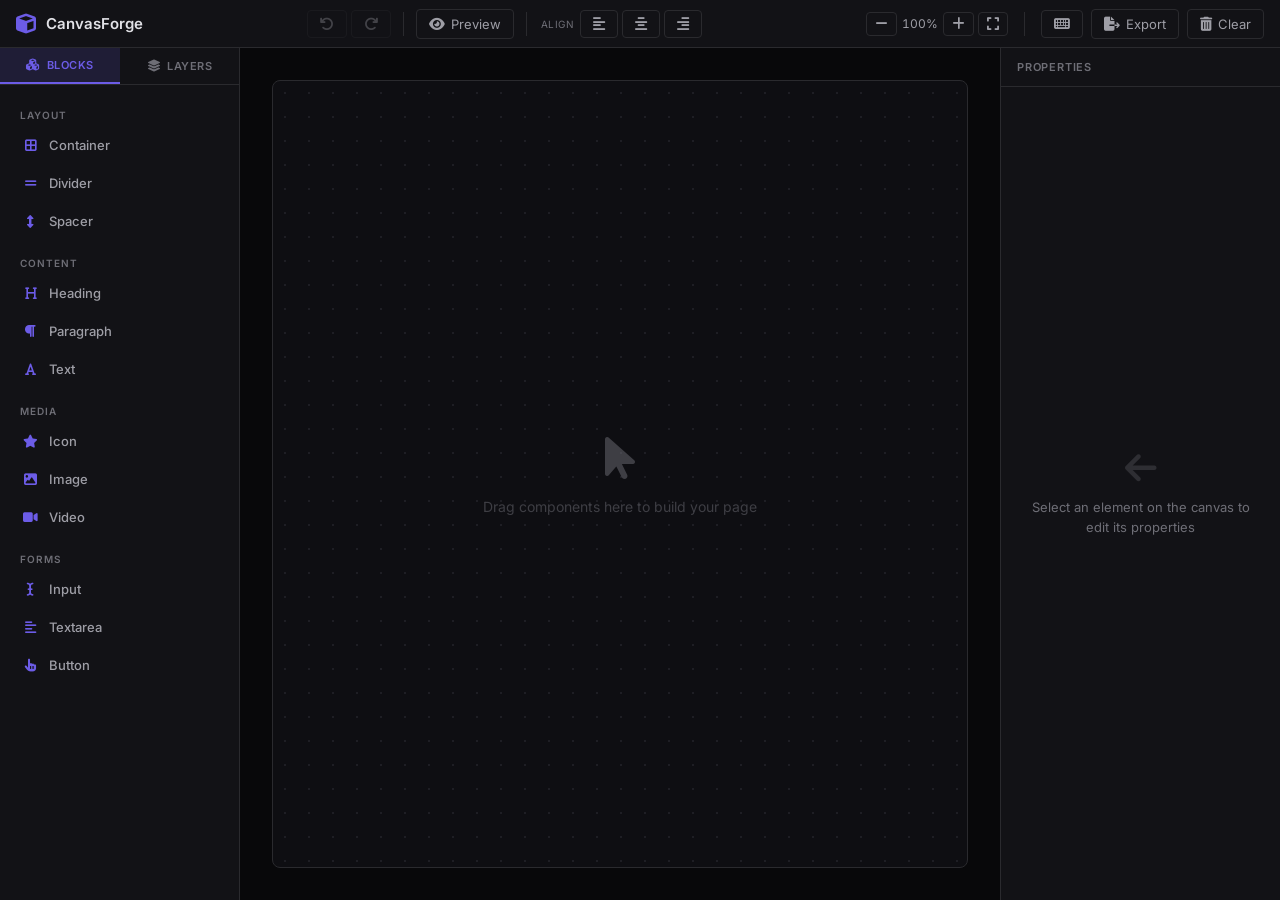
<file: index.html>
<!DOCTYPE html>
<html lang="en">
<head>
  <meta charset="UTF-8" />
  <meta name="viewport" content="width=device-width, initial-scale=1.0" />
  <title>CanvasForge — No-Code Website Builder</title>
  <meta name="description" content="CanvasForge is a professional no-code website builder with drag-and-drop. Build stunning pages visually in real-time." />
  <meta name="theme-color" content="#0a0a0b" />
  <meta property="og:title" content="CanvasForge — No-Code Website Builder" />
  <meta property="og:description" content="Build stunning websites visually with drag-and-drop. No coding required." />
  <meta property="og:type" content="website" />
  <meta name="twitter:card" content="summary_large_image" />
  <meta name="twitter:title" content="CanvasForge — No-Code Website Builder" />
  <meta name="twitter:description" content="Build stunning websites visually with drag-and-drop. No coding required." />
  <link rel="icon" href="data:image/svg+xml,<svg xmlns='http://www.w3.org/2000/svg' viewBox='0 0 100 100'><text y='.9em' font-size='90'>🧊</text></svg>" />
  <link rel="preconnect" href="https://fonts.googleapis.com" />
  <link rel="preconnect" href="https://fonts.gstatic.com" crossorigin />
  <link href="https://fonts.googleapis.com/css2?family=Inter:wght@300;400;500;600;700&display=swap" rel="stylesheet" />
  <link rel="stylesheet" href="https://cdnjs.cloudflare.com/ajax/libs/font-awesome/6.5.1/css/all.min.css" />
  <link rel="stylesheet" href="css/style.css" />
</head>
<body>

  <!-- Top Bar -->
  <header class="topbar">
    <div class="topbar-left" style="display:flex;align-items:center;gap:12px">
      <div class="logo"><i class="fas fa-cube"></i><span>CanvasForge</span></div>
    </div>
    <div class="topbar-center" role="toolbar" aria-label="Editor toolbar">
      <button class="tool-btn" id="undoBtn" aria-label="Undo" title="Undo (Ctrl+Z)"><i class="fas fa-undo"></i></button>
      <button class="tool-btn" id="redoBtn" aria-label="Redo" title="Redo (Ctrl+Shift+Z)"><i class="fas fa-redo"></i></button>
      <div class="divider" role="separator"></div>
      <button class="tool-btn" id="previewBtn" aria-label="Toggle preview" title="Preview (Ctrl+P)"><i class="fas fa-eye"></i><span>Preview</span></button>
      <div class="divider" role="separator"></div>
      <span class="tool-group-label">Align</span>
      <button class="tool-btn" id="alignLeftBtn" aria-label="Align left" title="Align left"><i class="fas fa-align-left"></i></button>
      <button class="tool-btn" id="alignCenterBtn" aria-label="Align center" title="Align center"><i class="fas fa-align-center"></i></button>
      <button class="tool-btn" id="alignRightBtn" aria-label="Align right" title="Align right"><i class="fas fa-align-right"></i></button>
    </div>
    <div class="topbar-right" role="toolbar" aria-label="Utility toolbar">
      <div class="zoom-controls">
        <button class="tool-btn" id="zoomOutBtn" aria-label="Zoom out" title="Zoom out (Ctrl+-)"><i class="fas fa-minus"></i></button>
        <span class="zoom-level" id="zoomLevel" aria-live="polite">100%</span>
        <button class="tool-btn" id="zoomInBtn" aria-label="Zoom in" title="Zoom in (Ctrl+=)"><i class="fas fa-plus"></i></button>
        <button class="tool-btn" id="zoomResetBtn" aria-label="Reset zoom" title="Reset zoom (Ctrl+0)"><i class="fas fa-expand"></i></button>
      </div>
      <div class="divider" role="separator"></div>
      <button class="tool-btn" id="shortcutsBtn" aria-label="Keyboard shortcuts" title="Keyboard shortcuts (Ctrl+/)"><i class="fas fa-keyboard"></i></button>
      <button class="tool-btn" id="exportBtn" aria-label="Export HTML" title="Export HTML"><i class="fas fa-file-export"></i><span>Export</span></button>
      <button class="tool-btn" id="clearBtn" aria-label="Clear canvas" title="Clear Canvas"><i class="fas fa-trash-alt"></i><span>Clear</span></button>
    </div>
  </header>

  <!-- Main Layout -->
  <div class="main-layout">

    <!-- Left Sidebar — Components / Layers -->
    <aside class="sidebar left-sidebar" id="componentsPanel">
      <div class="sidebar-tabs">
        <button class="sidebar-tab active" data-tab="components"><i class="fas fa-cubes"></i><span>Blocks</span></button>
        <button class="sidebar-tab" data-tab="layers"><i class="fas fa-layer-group"></i><span>Layers</span></button>
      </div>
      <div class="tab-content active" id="tabComponents">
        <div class="sidebar-content">
          <div class="component-category">Layout</div>
          <div class="component-item" draggable="true" data-type="container"><i class="fas fa-border-all"></i><span>Container</span></div>
          <div class="component-item" draggable="true" data-type="divider"><i class="fas fa-grip-lines"></i><span>Divider</span></div>
          <div class="component-item" draggable="true" data-type="spacer"><i class="fas fa-arrows-alt-v"></i><span>Spacer</span></div>
          <div class="component-category">Content</div>
          <div class="component-item" draggable="true" data-type="heading"><i class="fas fa-heading"></i><span>Heading</span></div>
          <div class="component-item" draggable="true" data-type="paragraph"><i class="fas fa-paragraph"></i><span>Paragraph</span></div>
          <div class="component-item" draggable="true" data-type="text"><i class="fas fa-font"></i><span>Text</span></div>
          <div class="component-category">Media</div>
          <div class="component-item" draggable="true" data-type="icon"><i class="fas fa-star"></i><span>Icon</span></div>
          <div class="component-item" draggable="true" data-type="image"><i class="fas fa-image"></i><span>Image</span></div>
          <div class="component-item" draggable="true" data-type="video"><i class="fas fa-video"></i><span>Video</span></div>
          <div class="component-category">Forms</div>
          <div class="component-item" draggable="true" data-type="input"><i class="fas fa-i-cursor"></i><span>Input</span></div>
          <div class="component-item" draggable="true" data-type="textarea"><i class="fas fa-align-left"></i><span>Textarea</span></div>
          <div class="component-item" draggable="true" data-type="button"><i class="fas fa-hand-pointer"></i><span>Button</span></div>
        </div>
      </div>
      <div class="tab-content" id="tabLayers">
        <div class="sidebar-content" id="layersContent">
          <div class="layers-empty">No elements yet</div>
        </div>
      </div>
    </aside>

    <!-- Center — Canvas -->
    <main class="canvas-container" id="canvasContainer">
      <div class="canvas-wrapper">
        <div class="canvas" id="canvas">
          <div class="canvas-placeholder" id="canvasPlaceholder">
            <i class="fas fa-mouse-pointer"></i>
            <p>Drag components here to build your page</p>
          </div>
        </div>
      </div>
    </main>

    <!-- Right Sidebar — Properties -->
    <aside class="sidebar right-sidebar" id="propertiesPanel">
      <div class="sidebar-header"><h3>Properties</h3></div>
      <div class="sidebar-content" id="propertiesContent">
        <div class="no-selection">
          <i class="fas fa-arrow-left"></i>
          <p>Select an element on the canvas to edit its properties</p>
        </div>
      </div>
    </aside>

  </div>

  <!-- Preview Overlay -->
  <div class="preview-overlay" id="previewOverlay">
    <div class="preview-toolbar">
      <div class="device-switcher">
        <button class="device-btn active" data-device="desktop" title="Desktop"><i class="fas fa-desktop"></i></button>
        <button class="device-btn" data-device="tablet" title="Tablet"><i class="fas fa-tablet-alt"></i></button>
        <button class="device-btn" data-device="mobile" title="Mobile"><i class="fas fa-mobile-alt"></i></button>
      </div>
      <button class="tool-btn" id="exitPreviewBtn"><i class="fas fa-times"></i><span>Exit Preview</span></button>
    </div>
    <div class="preview-frame" id="previewFrame">
      <div class="canvas preview-desktop" id="previewCanvas"></div>
    </div>
  </div>

  <!-- Context Menu -->
  <div class="ctx-menu" id="ctxMenu" role="menu" aria-label="Element context menu" hidden>
    <button class="ctx-item" data-action="bringFront"><i class="fas fa-arrow-up"></i> Bring to Front</button>
    <button class="ctx-item" data-action="sendBack"><i class="fas fa-arrow-down"></i> Send to Back</button>
    <div class="ctx-divider" role="separator"></div>
    <button class="ctx-item" data-action="duplicate"><i class="fas fa-copy"></i> Duplicate</button>
    <button class="ctx-item" data-action="copy"><i class="fas fa-copy"></i> Copy</button>
    <div class="ctx-divider" role="separator"></div>
    <button class="ctx-item danger" data-action="delete"><i class="fas fa-trash"></i> Delete</button>
  </div>

  <!-- Shortcuts Modal -->
  <div class="modal-overlay" id="shortcutsModal" role="dialog" aria-modal="true" aria-label="Keyboard shortcuts" hidden>
    <div class="modal-box" style="max-width:480px">
      <div class="modal-header"><h3><i class="fas fa-keyboard" style="color:var(--accent);margin-right:8px"></i>Keyboard Shortcuts</h3><button class="tool-btn" id="closeShortcutsBtn" aria-label="Close"><i class="fas fa-times"></i></button></div>
      <div class="modal-body shortcuts-body">
        <div class="shortcut-group"><div class="shortcut-key"><kbd>Ctrl</kbd> + <kbd>Z</kbd></div><span>Undo</span></div>
        <div class="shortcut-group"><div class="shortcut-key"><kbd>Ctrl</kbd> + <kbd>Shift</kbd> + <kbd>Z</kbd></div><span>Redo</span></div>
        <div class="shortcut-group"><div class="shortcut-key"><kbd>Ctrl</kbd> + <kbd>C</kbd></div><span>Copy element</span></div>
        <div class="shortcut-group"><div class="shortcut-key"><kbd>Ctrl</kbd> + <kbd>V</kbd></div><span>Paste element</span></div>
        <div class="shortcut-group"><div class="shortcut-key"><kbd>Ctrl</kbd> + <kbd>D</kbd></div><span>Duplicate element</span></div>
        <div class="shortcut-group"><div class="shortcut-key"><kbd>Delete</kbd></div><span>Delete element</span></div>
        <div class="shortcut-group"><div class="shortcut-key"><kbd>Ctrl</kbd> + <kbd>P</kbd></div><span>Toggle preview</span></div>
        <div class="shortcut-group"><div class="shortcut-key"><kbd>Ctrl</kbd> + <kbd>=</kbd></div><span>Zoom in</span></div>
        <div class="shortcut-group"><div class="shortcut-key"><kbd>Ctrl</kbd> + <kbd>-</kbd></div><span>Zoom out</span></div>
        <div class="shortcut-group"><div class="shortcut-key"><kbd>Ctrl</kbd> + <kbd>0</kbd></div><span>Reset zoom</span></div>
        <div class="shortcut-group"><div class="shortcut-key"><kbd>?</kbd></div><span>Show shortcuts</span></div>
        <div class="shortcut-group"><div class="shortcut-key"><kbd>Escape</kbd></div><span>Deselect / Exit preview</span></div>
      </div>
    </div>
  </div>

  <script src="js/state.js"></script>
  <script src="js/app.js"></script>
  <script src="js/drag-drop.js"></script>
  <script src="js/properties.js"></script>
</body>
</html>
</file>
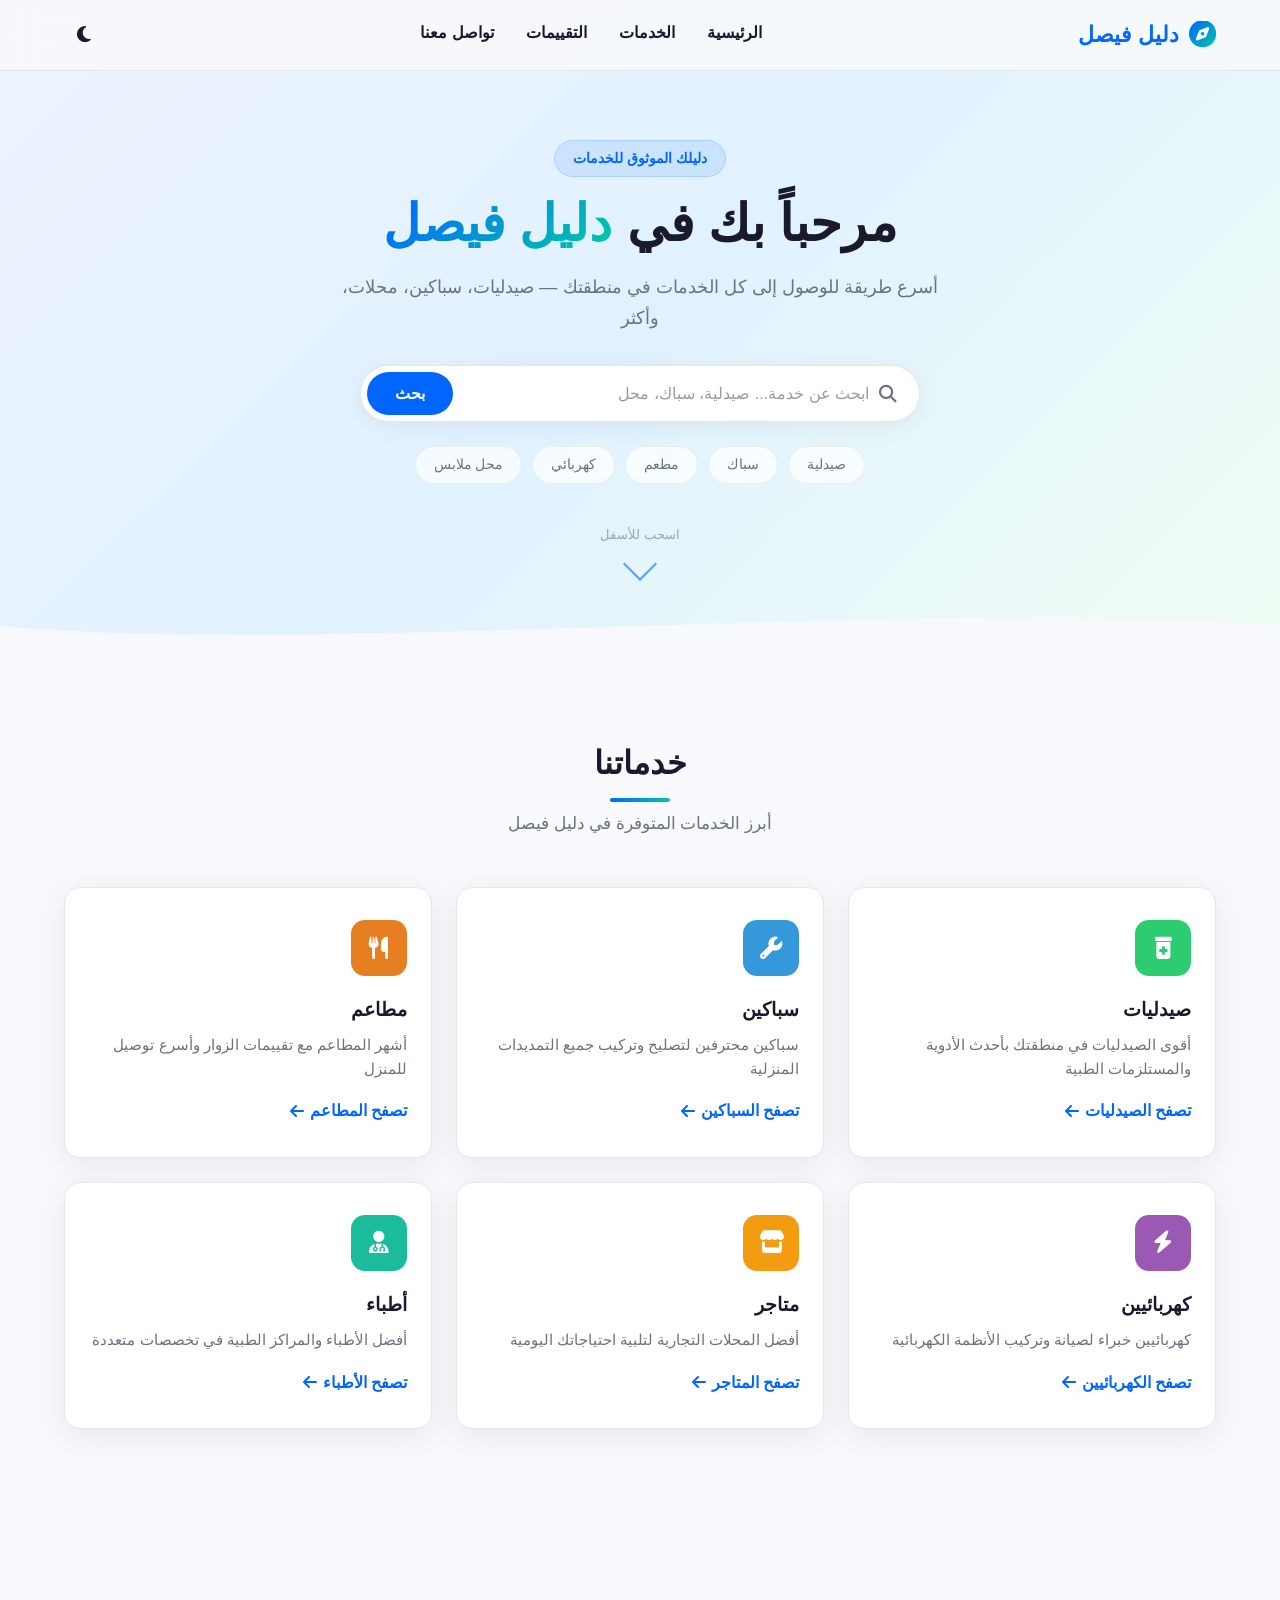
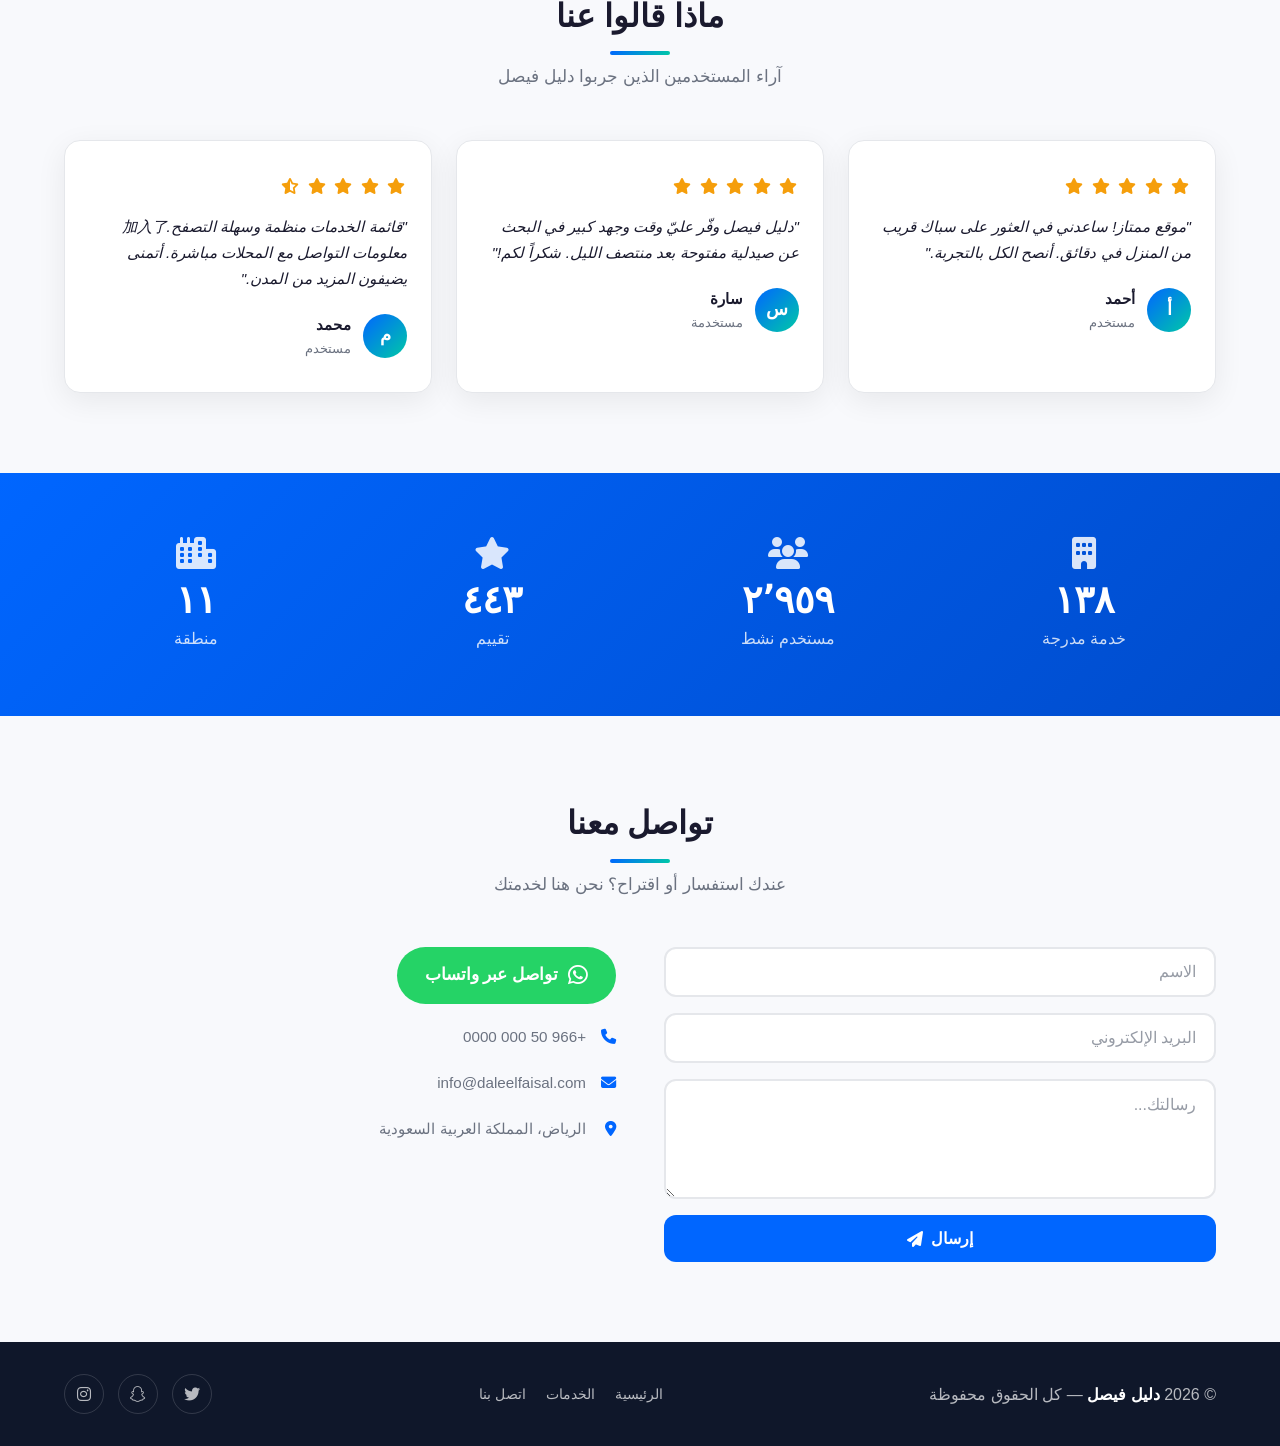
<file: daleel-faisal/standalone.html>
<!DOCTYPE html>
<html lang="ar" dir="rtl">
<head>
  <meta charset="UTF-8">
  <meta name="viewport" content="width=device-width, initial-scale=1.0">

  <!-- SEO -->
  <title>دليل فيصل - دليلك الشامل للخدمات في منطقتك</title>
  <meta name="description" content="دليل فيصل: أسرع طريقة للوصول إلى جميع الخدمات في منطقتك — صيدليات، سباكين، مطاعم، كهربائيين، متاجر، أطباء.">
  <meta name="keywords" content="دليل فيصل, خدمات, صيدلية, سباك, مطعم, كهربائي, متجر, طبيب, دليل الخدمات">
  <meta name="author" content="دليل فيصل">
  <meta name="robots" content="index, follow">
  <meta name="format-detection" content="telephone=no">

  <!-- Open Graph -->
  <meta property="og:title" content="دليل فيصل - دليلك الشامل للخدمات">
  <meta property="og:description" content="أسرع طريقة للوصول إلى كل الخدمات في منطقتك — صيدليات، سباكين، محلات، وأكثر">
  <meta property="og:type" content="website">
  <meta property="og:url" content="https://daleelfaisal.com">
  <meta property="og:locale" content="ar_SA">
  <meta property="og:image" content="https://daleelfaisal.com/og-image.png">
  <meta property="og:image:width" content="1200">
  <meta property="og:image:height" content="630">

  <!-- Twitter -->
  <meta name="twitter:card" content="summary_large_image">
  <meta name="twitter:title" content="دليل فيصل - دليلك الشامل للخدمات">
  <meta name="twitter:description" content="أسرع طريقة للوصول إلى كل الخدمات في منطقتك">

  <!-- PWA / Mobile -->
  <meta name="theme-color" content="#0066ff" media="(prefers-color-scheme: light)">
  <meta name="theme-color" content="#0f111a" media="(prefers-color-scheme: dark)">
  <meta name="apple-mobile-web-app-capable" content="yes">
  <meta name="apple-mobile-web-app-status-bar-style" content="default">
  <link rel="manifest" href="manifest.json">
  <link rel="icon" href="data:image/svg+xml,<svg xmlns='http://www.w3.org/2000/svg' viewBox='0 0 100 100'><text y='.9em' font-size='90'>🧭</text></svg>">
  <link rel="apple-touch-icon" href="data:image/svg+xml,<svg xmlns='http://www.w3.org/2000/svg' viewBox='0 0 100 100'><text y='.9em' font-size='90'>🧭</text></svg>">

  <!-- Preconnect for performance -->
  <link rel="preconnect" href="https://cdnjs.cloudflare.com">
  <link rel="dns-prefetch" href="https://cdnjs.cloudflare.com">

  <!-- Font Awesome -->
  <link rel="stylesheet" href="https://cdnjs.cloudflare.com/ajax/libs/font-awesome/6.5.0/css/all.min.css" media="print" onload="this.media='all'">
  <noscript><link rel="stylesheet" href="https://cdnjs.cloudflare.com/ajax/libs/font-awesome/6.5.0/css/all.min.css"></noscript>

  <style>
    /* ===== Reset & Base ===== */
    *,
    *::before,
    *::after {
      margin: 0;
      padding: 0;
      box-sizing: border-box;
    }

    :root {
      /* Light theme */
      --primary: #0066ff;
      --primary-dark: #004ccc;
      --primary-rgb: 0, 102, 255;
      --accent: #00c9a7;
      --bg: #f8f9fc;
      --bg-rgb: 248, 249, 252;
      --card-bg: #ffffff;
      --text: #1a1a2e;
      --text-light: #6b7280;
      --border: #e5e7eb;
      --footer-bg: #0f172a;
      --footer-text: rgba(255, 255, 255, 0.7);
      --hero-from: #eef2ff;
      --hero-mid: #e0f2fe;
      --hero-to: #f0fdf4;
      --overlay: rgba(255, 255, 255, 0.98);
      --error: #ef4444;
      --error-rgb: 239, 68, 68;
      --success: #25d366;
      --success-rgb: 37, 211, 102;
      --whatsapp: #25d366;
      --whatsapp-hover: #1ebe5d;
      --shadow: 0 8px 30px rgba(0, 0, 0, 0.07);
      --shadow-hover: 0 16px 48px rgba(0, 102, 255, 0.12);
      --radius: 16px;
      --radius-sm: 12px;
      --radius-full: 60px;
      --transition: 0.3s cubic-bezier(0.4, 0, 0.2, 1);
      --font: -apple-system, BlinkMacSystemFont, 'Segoe UI', Roboto, sans-serif;
      --scrollbar-thumb: #c1c7cd;
      --scrollbar-track: transparent;
    }

    [data-theme="dark"] {
      --primary: #4d8cff;
      --primary-dark: #3a7bef;
      --accent: #00e6bf;
      --bg: #0f111a;
      --card-bg: #1a1d2e;
      --text: #e8e8f0;
      --text-light: #9ca3af;
      --border: #2d3142;
      --footer-bg: #06070a;
      --footer-text: rgba(255, 255, 255, 0.5);
      --hero-from: #0f111a;
      --hero-mid: #141828;
      --hero-to: #0a1a10;
      --overlay: rgba(15, 17, 26, 0.98);
      --shadow: 0 8px 30px rgba(0, 0, 0, 0.3);
      --shadow-hover: 0 16px 48px rgba(77, 140, 255, 0.15);
      --scrollbar-thumb: #3d4152;
    }

    html {
      scroll-behavior: smooth;
    }

    body {
      font-family: var(--font);
      background: var(--bg);
      color: var(--text);
      line-height: 1.7;
      overflow-x: hidden;
      transition: background var(--transition), color var(--transition);
    }

    a { text-decoration: none; color: inherit; }
    img { max-width: 100%; height: auto; }
    ul, ol { list-style: none; }

    /* ===== Custom Scrollbar ===== */
    ::-webkit-scrollbar { width: 8px; }
    ::-webkit-scrollbar-track { background: var(--scrollbar-track); }
    ::-webkit-scrollbar-thumb {
      background: var(--scrollbar-thumb);
      border-radius: 8px;
    }
    ::-webkit-scrollbar-thumb:hover { background: var(--text-light); }

    /* ===== Utilities ===== */
    .container {
      width: 90%;
      max-width: 1200px;
      margin: 0 auto;
    }

    .visually-hidden {
      position: absolute;
      width: 1px; height: 1px;
      padding: 0; margin: -1px;
      overflow: hidden;
      clip: rect(0, 0, 0, 0);
      white-space: nowrap;
      border: 0;
    }

    /* ===== Skip Link ===== */
    .skip-link {
      position: fixed;
      top: -100%;
      right: 16px;
      z-index: 9999;
      background: var(--primary);
      color: #fff;
      padding: 12px 24px;
      border-radius: 0 0 var(--radius-sm) var(--radius-sm);
      font-weight: 700;
      transition: top 0.2s;
    }

    .skip-link:focus { top: 0; }

    /* ===== Focus ===== */
    :focus-visible {
      outline: 3px solid var(--primary);
      outline-offset: 2px;
      border-radius: 4px;
    }

    ::selection {
      background: var(--primary);
      color: #fff;
    }

    /* ===== Section Header ===== */
    .section-header {
      text-align: center;
      margin-bottom: 48px;
    }

    .section-header__title {
      font-size: 2rem;
      font-weight: 800;
      position: relative;
      display: inline-block;
    }

    .section-header__title::after {
      content: '';
      display: block;
      width: 60px;
      height: 4px;
      background: linear-gradient(135deg, var(--primary), var(--accent));
      border-radius: 4px;
      margin: 8px auto 0;
    }

    .section-header__desc {
      color: var(--text-light);
      margin-top: 8px;
      font-size: 1.05rem;
    }

    /* ===== Scroll Reveal ===== */
    .reveal {
      opacity: 0;
      transform: translateY(30px);
      transition: opacity 0.6s ease, transform 0.6s ease;
    }

    .reveal.visible {
      opacity: 1;
      transform: translateY(0);
    }

    .reveal:nth-child(2) { transition-delay: 0.1s; }
    .reveal:nth-child(3) { transition-delay: 0.2s; }
    .reveal:nth-child(4) { transition-delay: 0.3s; }
    .reveal:nth-child(5) { transition-delay: 0.4s; }
    .reveal:nth-child(6) { transition-delay: 0.5s; }

    /* ===== Header ===== */
    .header {
      position: fixed;
      top: 0; left: 0; right: 0;
      z-index: 1000;
      background: rgba(var(--bg-rgb), 0.85);
      border-bottom: 1px solid var(--border);
      transition: background var(--transition), box-shadow var(--transition), border-color var(--transition);
      backdrop-filter: blur(16px);
      -webkit-backdrop-filter: blur(16px);
    }

    .header.scrolled {
      box-shadow: 0 4px 20px rgba(0, 0, 0, 0.06);
    }

    .header__inner {
      display: flex;
      align-items: center;
      justify-content: space-between;
      height: 70px;
    }

    .header__actions {
      display: flex;
      align-items: center;
      gap: 8px;
    }

    /* Theme Toggle */
    .theme-toggle {
      display: flex;
      align-items: center;
      justify-content: center;
      width: 40px;
      height: 40px;
      border: none;
      border-radius: 50%;
      background: transparent;
      color: var(--text);
      font-size: 1.15rem;
      cursor: pointer;
      transition: background var(--transition), color var(--transition);
      -webkit-tap-highlight-color: transparent;
    }

    .theme-toggle:hover {
      background: rgba(var(--primary-rgb), 0.1);
      color: var(--primary);
    }

    /* Logo */
    .logo {
      display: flex;
      align-items: center;
      gap: 10px;
      font-size: 1.35rem;
      font-weight: 800;
      color: var(--primary);
    }

    .logo__icon {
      font-size: 1.7rem;
      background: linear-gradient(135deg, var(--primary), var(--accent));
      -webkit-background-clip: text;
      background-clip: text;
      -webkit-text-fill-color: transparent;
    }

    /* Nav */
    .nav {
      display: flex;
      gap: 32px;
    }

    .nav__link {
      font-weight: 600;
      color: var(--text);
      position: relative;
      padding-bottom: 4px;
      transition: color var(--transition);
    }

    .nav__link::after {
      content: '';
      position: absolute;
      bottom: 0;
      left: 0;
      width: 0;
      height: 2px;
      background: var(--primary);
      transition: width var(--transition);
    }

    .nav__link:hover { color: var(--primary); }
    .nav__link:hover::after { width: 100%; }
    .nav__link.active { color: var(--primary); }
    .nav__link.active::after { width: 100%; }

    /* Hamburger */
    .hamburger {
      display: none;
      flex-direction: column;
      justify-content: center;
      gap: 5px;
      width: 32px;
      height: 32px;
      background: none;
      border: none;
      cursor: pointer;
      z-index: 1001;
      -webkit-tap-highlight-color: transparent;
    }

    .hamburger__line {
      display: block;
      width: 100%;
      height: 3px;
      background: var(--text);
      border-radius: 4px;
      transition: transform var(--transition), opacity var(--transition), background var(--transition);
    }

    .hamburger.active .hamburger__line:nth-child(1) { transform: translateY(8px) rotate(45deg); }
    .hamburger.active .hamburger__line:nth-child(2) { opacity: 0; }
    .hamburger.active .hamburger__line:nth-child(3) { transform: translateY(-8px) rotate(-45deg); }

    /* ===== Hero ===== */
    .hero {
      position: relative;
      padding: 140px 0 80px;
      background: linear-gradient(135deg, var(--hero-from) 0%, var(--hero-mid) 50%, var(--hero-to) 100%);
      overflow: hidden;
      transition: background var(--transition);
    }

    .hero__inner {
      position: relative;
      z-index: 2;
      text-align: center;
    }

    .hero__badge {
      display: inline-block;
      padding: 6px 18px;
      border-radius: 40px;
      background: rgba(var(--primary-rgb), 0.1);
      color: var(--primary);
      font-size: 0.85rem;
      font-weight: 600;
      margin-bottom: 16px;
      border: 1px solid rgba(var(--primary-rgb), 0.15);
    }

    .hero__title {
      font-size: clamp(2rem, 5vw, 3.2rem);
      font-weight: 900;
      line-height: 1.2;
    }

    .hero__title span {
      background: linear-gradient(135deg, var(--primary), var(--accent));
      -webkit-background-clip: text;
      background-clip: text;
      -webkit-text-fill-color: transparent;
    }

    .hero__subtitle {
      font-size: clamp(1rem, 2vw, 1.15rem);
      color: var(--text-light);
      max-width: 600px;
      margin: 16px auto 32px;
    }

    /* Search Form */
    .search-form {
      display: flex;
      gap: 12px;
      max-width: 560px;
      margin: 0 auto;
      background: var(--card-bg);
      padding: 6px;
      border-radius: var(--radius-full);
      box-shadow: 0 4px 24px rgba(0, 0, 0, 0.06);
      border: 1px solid var(--border);
      transition: background var(--transition), border-color var(--transition), box-shadow var(--transition);
    }

    .search-form:focus-within {
      box-shadow: 0 0 0 3px rgba(var(--primary-rgb), 0.15), 0 4px 24px rgba(0, 0, 0, 0.06);
      border-color: var(--primary);
    }

    .search-form__wrapper {
      flex: 1;
      display: flex;
      align-items: center;
      gap: 10px;
      padding: 0 16px;
    }

    .search-form__icon {
      color: var(--text-light);
      font-size: 1.1rem;
      flex-shrink: 0;
    }

    .search-form__input {
      flex: 1;
      border: none;
      outline: none;
      background: transparent;
      font-size: 1rem;
      padding: 12px 0;
      font-family: inherit;
      color: var(--text);
    }

    .search-form__input::placeholder {
      color: var(--text-light);
      opacity: 0.7;
    }

    .search-form__btn {
      background: var(--primary);
      color: #fff;
      border: none;
      padding: 12px 28px;
      border-radius: 40px;
      font-weight: 700;
      font-size: 1rem;
      cursor: pointer;
      transition: background var(--transition), transform var(--transition);
      white-space: nowrap;
      font-family: inherit;
      -webkit-tap-highlight-color: transparent;
    }

    .search-form__btn:hover { background: var(--primary-dark); transform: scale(1.02); }
    .search-form__btn:active { transform: scale(0.98); }

    /* Hero Tags */
    .hero__tags {
      display: flex;
      flex-wrap: wrap;
      justify-content: center;
      gap: 10px;
      margin-top: 24px;
    }

    .hero__tag {
      padding: 6px 18px;
      border-radius: 40px;
      background: rgba(255, 255, 255, 0.7);
      border: 1px solid rgba(0, 0, 0, 0.06);
      font-size: 0.88rem;
      font-weight: 500;
      cursor: pointer;
      transition: background var(--transition), color var(--transition), border-color var(--transition), transform var(--transition);
      color: var(--text-light);
      user-select: none;
      -webkit-tap-highlight-color: transparent;
    }

    [data-theme="dark"] .hero__tag {
      background: rgba(255, 255, 255, 0.05);
      border-color: rgba(255, 255, 255, 0.08);
    }

    .hero__tag:hover {
      background: var(--primary);
      color: #fff;
      border-color: var(--primary);
      transform: translateY(-2px);
    }

    .hero__tag:active {
      transform: translateY(0) scale(0.96);
    }

    /* Scroll Indicator */
    .scroll-indicator {
      display: inline-flex;
      flex-direction: column;
      align-items: center;
      gap: 6px;
      margin-top: 40px;
      color: var(--text-light);
      text-decoration: none;
      animation: float 2.5s ease-in-out infinite;
    }

    .scroll-indicator__text {
      font-size: 0.8rem;
      font-weight: 500;
      opacity: 0.6;
    }

    .scroll-indicator__arrow {
      display: block;
      width: 24px;
      height: 24px;
      border-left: 2px solid var(--primary);
      border-bottom: 2px solid var(--primary);
      transform: rotate(-45deg);
      opacity: 0.6;
    }

    @keyframes float {
      0%, 100% { transform: translateY(0); }
      50% { transform: translateY(8px); }
    }

    /* Hero Wave */
    .hero__wave {
      position: absolute;
      bottom: 0; left: 0;
      width: 100%;
      line-height: 0;
    }

    .hero__wave svg {
      display: block;
      width: 100%;
      height: 60px;
    }

    .hero__wave path { transition: fill var(--transition); }

    /* ===== Services ===== */
    .services { padding: 80px 0; }

    .services__grid {
      display: grid;
      grid-template-columns: repeat(auto-fit, minmax(280px, 1fr));
      gap: 24px;
    }

    .service-card {
      background: var(--card-bg);
      border-radius: var(--radius);
      padding: 32px 24px;
      box-shadow: var(--shadow);
      transition: transform var(--transition), box-shadow var(--transition), background var(--transition);
      border: 1px solid var(--border);
    }

    .service-card:hover {
      transform: translateY(-6px);
      box-shadow: var(--shadow-hover);
    }

    .service-card__icon {
      width: 56px;
      height: 56px;
      border-radius: 14px;
      display: flex;
      align-items: center;
      justify-content: center;
      font-size: 1.4rem;
      color: #fff;
      background: var(--clr, var(--primary));
      margin-bottom: 18px;
    }

    .service-card__title {
      font-size: 1.2rem;
      font-weight: 700;
      margin-bottom: 8px;
    }

    .service-card__desc {
      color: var(--text-light);
      font-size: 0.92rem;
      line-height: 1.6;
      margin-bottom: 16px;
    }

    .service-card__link {
      font-weight: 600;
      color: var(--primary);
      display: inline-flex;
      align-items: center;
      gap: 6px;
      transition: gap var(--transition), color var(--transition);
    }

    .service-card__link:hover { gap: 10px; color: var(--primary-dark); }

    /* No Results */
    .no-results {
      display: none;
      flex-direction: column;
      align-items: center;
      gap: 12px;
      padding: 60px 20px;
      text-align: center;
      color: var(--text-light);
    }

    .no-results.show { display: flex; }
    .no-results i { font-size: 3rem; opacity: 0.4; }
    .no-results p { font-size: 1.1rem; }
    .no-results span { font-weight: 700; color: var(--text); }

    /* ===== Testimonials ===== */
    .testimonials {
      padding: 80px 0;
      background: var(--bg);
      transition: background var(--transition);
    }

    .testimonials__grid {
      display: grid;
      grid-template-columns: repeat(auto-fit, minmax(300px, 1fr));
      gap: 24px;
    }

    .testimonial-card {
      background: var(--card-bg);
      border-radius: var(--radius);
      padding: 32px 24px;
      box-shadow: var(--shadow);
      border: 1px solid var(--border);
      transition: transform var(--transition), box-shadow var(--transition), background var(--transition);
    }

    .testimonial-card:hover {
      transform: translateY(-4px);
      box-shadow: var(--shadow-hover);
    }

    .testimonial-card__stars {
      color: #f59e0b;
      font-size: 1rem;
      margin-bottom: 14px;
      letter-spacing: 2px;
    }

    .testimonial-card__text {
      color: var(--text);
      font-size: 0.95rem;
      line-height: 1.7;
      margin-bottom: 20px;
      font-style: italic;
    }

    .testimonial-card__author {
      display: flex;
      align-items: center;
      gap: 12px;
    }

    .testimonial-card__avatar {
      width: 44px;
      height: 44px;
      border-radius: 50%;
      background: linear-gradient(135deg, var(--primary), var(--accent));
      color: #fff;
      display: flex;
      align-items: center;
      justify-content: center;
      font-weight: 800;
      font-size: 1.1rem;
      flex-shrink: 0;
    }

    .testimonial-card__name {
      display: block;
      font-weight: 700;
      font-size: 0.95rem;
    }

    .testimonial-card__role {
      display: block;
      font-size: 0.82rem;
      color: var(--text-light);
    }

    /* ===== Stats ===== */
    .stats {
      background: linear-gradient(135deg, var(--primary), var(--primary-dark));
      padding: 64px 0;
      color: #fff;
    }

    .stats__grid {
      display: grid;
      grid-template-columns: repeat(auto-fit, minmax(180px, 1fr));
      gap: 32px;
      text-align: center;
    }

    .stat-card__icon { font-size: 2rem; opacity: 0.85; margin-bottom: 12px; }
    .stat-card__num { display: block; font-size: 2.4rem; font-weight: 900; line-height: 1; }
    .stat-card__label { display: block; margin-top: 6px; opacity: 0.8; font-size: 1rem; }

    /* ===== Contact ===== */
    .contact { padding: 80px 0; }

    .contact__content {
      display: grid;
      grid-template-columns: 1fr 1fr;
      gap: 48px;
      align-items: start;
    }

    .contact__form {
      display: flex;
      flex-direction: column;
      gap: 16px;
    }

    .contact__input {
      padding: 14px 18px;
      border: 2px solid var(--border);
      border-radius: var(--radius-sm);
      font-size: 1rem;
      background: var(--card-bg);
      color: var(--text);
      transition: border-color var(--transition), box-shadow var(--transition), background var(--transition);
      font-family: inherit;
      outline: none;
      accent-color: var(--primary);
    }

    .contact__input:focus {
      border-color: var(--primary);
      box-shadow: 0 0 0 4px rgba(var(--primary-rgb), 0.1);
    }

    .contact__input::placeholder {
      color: var(--text-light);
      opacity: 0.7;
    }

    .contact__input.error {
      border-color: var(--error);
    }

    .contact__input.error:focus {
      box-shadow: 0 0 0 4px rgba(var(--error-rgb), 0.1);
    }

    .contact__textarea {
      resize: vertical;
      min-height: 120px;
    }

    .contact__btn {
      padding: 14px 32px;
      background: var(--primary);
      color: #fff;
      border: none;
      border-radius: var(--radius-sm);
      font-size: 1rem;
      font-weight: 700;
      cursor: pointer;
      transition: background var(--transition), transform var(--transition), box-shadow var(--transition);
      display: inline-flex;
      align-items: center;
      justify-content: center;
      gap: 8px;
      font-family: inherit;
      -webkit-tap-highlight-color: transparent;
    }

    .contact__btn:hover {
      background: var(--primary-dark);
      transform: translateY(-2px);
      box-shadow: 0 8px 24px rgba(var(--primary-rgb), 0.25);
    }

    .contact__btn:active { transform: translateY(0); }
    .contact__btn:disabled { opacity: 0.6; cursor: not-allowed; }

    .contact__info {
      display: flex;
      flex-direction: column;
      gap: 20px;
    }

    .whatsapp-btn {
      display: inline-flex;
      align-items: center;
      gap: 10px;
      background: var(--whatsapp);
      color: #fff;
      padding: 14px 28px;
      border-radius: 40px;
      font-weight: 700;
      font-size: 1.05rem;
      transition: background var(--transition), transform var(--transition), box-shadow var(--transition);
      width: fit-content;
      -webkit-tap-highlight-color: transparent;
    }

    .whatsapp-btn i { font-size: 1.4rem; }

    .whatsapp-btn:hover {
      background: var(--whatsapp-hover);
      transform: scale(1.03);
      box-shadow: 0 8px 24px rgba(var(--success-rgb), 0.3);
    }

    .whatsapp-btn:active { transform: scale(0.98); }

    .contact__tel,
    .contact__email,
    .contact__address {
      display: flex;
      align-items: center;
      gap: 10px;
      color: var(--text-light);
      font-size: 0.95rem;
    }

    .contact__tel i,
    .contact__email i,
    .contact__address i {
      width: 20px;
      color: var(--primary);
      flex-shrink: 0;
    }

    /* ===== Footer ===== */
    .footer {
      background: var(--footer-bg);
      color: var(--footer-text);
      padding: 32px 0;
      transition: background var(--transition);
    }

    .footer__inner {
      display: flex;
      justify-content: space-between;
      align-items: center;
      flex-wrap: wrap;
      gap: 16px;
    }

    .footer__copy strong { color: #fff; }

    .footer__links {
      display: flex;
      gap: 20px;
    }

    .footer__links a {
      font-size: 0.9rem;
      transition: color var(--transition);
    }

    .footer__links a:hover { color: #fff; }

    .footer__socials { display: flex; gap: 14px; }

    .footer__social {
      width: 40px;
      height: 40px;
      border-radius: 50%;
      display: flex;
      align-items: center;
      justify-content: center;
      border: 1px solid rgba(255, 255, 255, 0.15);
      transition: background var(--transition), border-color var(--transition), transform var(--transition);
      font-size: 1rem;
      color: inherit;
    }

    .footer__social:hover {
      background: var(--primary);
      border-color: var(--primary);
      color: #fff;
      transform: translateY(-3px);
    }

    /* ===== Back to Top ===== */
    .back-to-top {
      position: fixed;
      bottom: 24px;
      left: 24px;
      z-index: 900;
      width: 48px;
      height: 48px;
      border: none;
      border-radius: 50%;
      background: var(--primary);
      color: #fff;
      font-size: 1.1rem;
      cursor: pointer;
      box-shadow: 0 4px 16px rgba(var(--primary-rgb), 0.3);
      transition: opacity var(--transition), transform var(--transition), visibility var(--transition), background var(--transition);
      opacity: 0;
      visibility: hidden;
      transform: translateY(12px);
      display: flex;
      align-items: center;
      justify-content: center;
      -webkit-tap-highlight-color: transparent;
    }

    .back-to-top.visible {
      opacity: 1;
      visibility: visible;
      transform: translateY(0);
    }

    .back-to-top:hover { background: var(--primary-dark); transform: translateY(-3px); }
    .back-to-top:active { transform: translateY(0) scale(0.92); }

    /* ===== Toast ===== */
    .toast-container {
      position: fixed;
      bottom: 80px;
      left: 50%;
      transform: translateX(-50%);
      z-index: 9999;
      display: flex;
      flex-direction: column;
      gap: 8px;
      pointer-events: none;
      padding: 0 16px;
      width: 100%;
      max-width: 400px;
    }

    .toast {
      pointer-events: auto;
      display: flex;
      align-items: center;
      gap: 10px;
      padding: 14px 20px;
      border-radius: var(--radius-sm);
      background: var(--card-bg);
      color: var(--text);
      box-shadow: 0 8px 32px rgba(0, 0, 0, 0.12);
      border: 1px solid var(--border);
      font-size: 0.95rem;
      font-weight: 500;
      animation: toastIn 0.4s ease, toastOut 0.4s ease 2.6s forwards;
    }

    .toast--success { border-right: 4px solid var(--success); }
    .toast--error { border-right: 4px solid var(--error); }
    .toast--info { border-right: 4px solid var(--primary); }

    .toast i { font-size: 1.2rem; flex-shrink: 0; }
    .toast--success i { color: var(--success); }
    .toast--error i { color: var(--error); }
    .toast--info i { color: var(--primary); }

    @keyframes toastIn {
      from { opacity: 0; transform: translateY(20px) scale(0.95); }
      to { opacity: 1; transform: translateY(0) scale(1); }
    }

    @keyframes toastOut {
      from { opacity: 1; transform: translateY(0) scale(1); }
      to { opacity: 0; transform: translateY(-10px) scale(0.95); }
    }

    /* ===== Responsive ===== */
    @media (max-width: 768px) {
      .nav {
        position: fixed;
        top: 0; left: 0; right: 0; bottom: 0;
        background: var(--overlay);
        flex-direction: column;
        justify-content: center;
        align-items: center;
        gap: 24px;
        z-index: 999;
        transform: translateY(-100%);
        opacity: 0;
        pointer-events: none;
        transition: transform 0.4s ease, opacity 0.4s ease, background var(--transition);
        background: rgba(var(--bg-rgb), 0.98);
        backdrop-filter: blur(20px);
        -webkit-backdrop-filter: blur(20px);
      }

      .nav.open {
        transform: translateY(0);
        opacity: 1;
        pointer-events: all;
      }

      .nav__link { font-size: 1.3rem; }
      .hamburger { display: flex; }

      .hero { padding: 120px 0 60px; }

      .search-form {
        flex-direction: column;
        border-radius: var(--radius);
        padding: 12px;
      }

      .search-form__wrapper {
        padding: 0;
        border: 2px solid var(--border);
        border-radius: var(--radius-sm);
        padding: 0 12px;
      }

      .search-form__btn { width: 100%; padding: 14px; }

      .section-header__title { font-size: 1.6rem; }

      .contact__content { grid-template-columns: 1fr; }
      .testimonials__grid { grid-template-columns: 1fr; }

      .stats__grid {
        grid-template-columns: repeat(2, 1fr);
        gap: 24px;
      }

      .footer__inner {
        flex-direction: column;
        text-align: center;
      }
    }

    @media (max-width: 480px) {
      .service-card { padding: 24px 18px; }
      .hero__title { font-size: 1.7rem; }
      .stats__grid { gap: 16px; }
      .stat-card__num { font-size: 1.8rem; }
      .back-to-top { bottom: 16px; left: 16px; width: 42px; height: 42px; font-size: 1rem; }
    }

    /* ===== Reduced Motion ===== */
    @media (prefers-reduced-motion: reduce) {
      *,
      *::before,
      *::after {
        animation-duration: 0.01ms !important;
        animation-iteration-count: 1 !important;
        transition-duration: 0.01ms !important;
        scroll-behavior: auto !important;
      }

      html { scroll-behavior: auto; }
      .reveal { opacity: 1; transform: none; }
      .scroll-indicator { animation: none; }
    }

    /* ===== Print ===== */
    @media print {
      .header, .hamburger, .theme-toggle, .search-form, .hero__tags,
      .hero__wave, .whatsapp-btn, .back-to-top, .footer__socials,
      .scroll-indicator, .toast-container {
        display: none !important;
      }

      .hero { padding: 40px 0; background: none !important; }

      .stats {
        background: var(--primary) !important;
        -webkit-print-color-adjust: exact;
        print-color-adjust: exact;
      }

      .service-card, .testimonial-card {
        break-inside: avoid;
        box-shadow: none;
        border: 1px solid #ddd;
      }

      .contact__content { grid-template-columns: 1fr; }
    }

    /* ===== Hover-only interactions ===== */
    .service-card:hover { transform: translateY(-6px); }
    .testimonial-card:hover { transform: translateY(-4px); }
    .whatsapp-btn:hover { transform: scale(1.03); }
    .footer__social:hover { transform: translateY(-3px); }
  </style>

  <!-- JSON-LD Structured Data -->
  <script type="application/ld+json">
  {
    "@context": "https://schema.org",
    "@type": "LocalBusiness",
    "name": "دليل فيصل",
    "description": "دليل الخدمات الشامل في منطقتك",
    "url": "https://daleelfaisal.com",
    "telephone": "+966500000000",
    "areaServed": "SA",
    "contactPoint": {
      "@type": "ContactPoint",
      "telephone": "+966500000000",
      "contactType": "customer service"
    },
    "aggregateRating": {
      "@type": "AggregateRating",
      "ratingValue": "4.8",
      "reviewCount": "480"
    }
  }
  </script>
</head>
<body>

  <!-- Skip link -->
  <a href="#hero" class="skip-link">تخطى إلى المحتوى الرئيسي</a>

  <!-- Header -->
  <header class="header" role="banner">
    <div class="container header__inner">
      <a href="/" class="logo" aria-label="دليل فيصل - الصفحة الرئيسية">
        <i class="fas fa-compass logo__icon" aria-hidden="true"></i>
        <span class="logo__text">دليل فيصل</span>
      </a>
      <nav class="nav" id="nav" role="navigation" aria-label="القائمة الرئيسية">
        <a href="#hero" class="nav__link" data-nav>الرئيسية</a>
        <a href="#services" class="nav__link" data-nav>الخدمات</a>
        <a href="#testimonials" class="nav__link" data-nav>التقييمات</a>
        <a href="#contact" class="nav__link" data-nav>تواصل معنا</a>
      </nav>
      <div class="header__actions">
        <button class="theme-toggle" id="themeToggle" aria-label="تبديل الوضع النهاري/الليلي" title="الوضع الليلي">
          <i class="fas fa-moon" aria-hidden="true"></i>
        </button>
        <button class="hamburger" id="hamburger" aria-label="فتح/إغلاق القائمة" aria-expanded="false" aria-controls="nav">
          <span class="hamburger__line" aria-hidden="true"></span>
          <span class="hamburger__line" aria-hidden="true"></span>
          <span class="hamburger__line" aria-hidden="true"></span>
        </button>
      </div>
    </div>
  </header>

  <!-- Hero -->
  <section class="hero" id="hero" aria-label="القسم الرئيسي">
    <div class="container hero__inner">
      <div class="hero__badge">دليلك الموثوق للخدمات</div>
      <h1 class="hero__title">مرحباً بك في <span>دليل فيصل</span></h1>
      <p class="hero__subtitle">أسرع طريقة للوصول إلى كل الخدمات في منطقتك — صيدليات، سباكين، محلات، وأكثر</p>
      <form class="search-form" id="searchForm" role="search" aria-label="بحث عن الخدمات">
        <label for="searchInput" class="visually-hidden">ابحث عن خدمة</label>
        <div class="search-form__wrapper">
          <i class="fas fa-search search-form__icon" aria-hidden="true"></i>
          <input type="text" class="search-form__input" id="searchInput" placeholder="ابحث عن خدمة... صيدلية، سباك، محل" autocomplete="off">
        </div>
        <button type="submit" class="search-form__btn">بحث</button>
      </form>
      <div class="hero__tags" role="group" aria-label="خدمات سريعة">
        <span class="hero__tag" data-search="صيدلية" role="button" tabindex="0">صيدلية</span>
        <span class="hero__tag" data-search="سباك" role="button" tabindex="0">سباك</span>
        <span class="hero__tag" data-search="مطعم" role="button" tabindex="0">مطعم</span>
        <span class="hero__tag" data-search="كهربائي" role="button" tabindex="0">كهربائي</span>
        <span class="hero__tag" data-search="محل ملابس" role="button" tabindex="0">محل ملابس</span>
      </div>

      <a href="#services" class="scroll-indicator" aria-label="تصفح الخدمات">
        <span class="scroll-indicator__text">اسحب للأسفل</span>
        <span class="scroll-indicator__arrow"></span>
      </a>
    </div>
    <div class="hero__wave" aria-hidden="true">
      <svg viewBox="0 0 1440 120" preserveAspectRatio="none">
        <path d="M0,60 C360,120 1080,0 1440,60 L1440,120 L0,120 Z" fill="var(--bg)"/>
      </svg>
    </div>
  </section>

  <!-- Services -->
  <section class="services section" id="services" aria-label="الخدمات">
    <div class="container">
      <div class="section-header">
        <h2 class="section-header__title">خدماتنا</h2>
        <p class="section-header__desc">أبرز الخدمات المتوفرة في دليل فيصل</p>
      </div>
      <div class="services__grid" id="servicesGrid" role="list">
        <div class="service-card reveal" data-category="صيدلية" role="listitem">
          <div class="service-card__icon" style="--clr:#2ecc71;" aria-hidden="true">
            <i class="fas fa-prescription-bottle-alt"></i>
          </div>
          <h3 class="service-card__title">صيدليات</h3>
          <p class="service-card__desc">أقوى الصيدليات في منطقتك بأحدث الأدوية والمستلزمات الطبية</p>
          <a href="javascript:void(0)" class="service-card__link">تصفح الصيدليات <i class="fas fa-arrow-left" aria-hidden="true"></i></a>
        </div>
        <div class="service-card reveal" data-category="سباك" role="listitem">
          <div class="service-card__icon" style="--clr:#3498db;" aria-hidden="true">
            <i class="fas fa-wrench"></i>
          </div>
          <h3 class="service-card__title">سباكين</h3>
          <p class="service-card__desc">سباكين محترفين لتصليح وتركيب جميع التمديدات المنزلية</p>
          <a href="javascript:void(0)" class="service-card__link">تصفح السباكين <i class="fas fa-arrow-left" aria-hidden="true"></i></a>
        </div>
        <div class="service-card reveal" data-category="مطعم" role="listitem">
          <div class="service-card__icon" style="--clr:#e67e22;" aria-hidden="true">
            <i class="fas fa-utensils"></i>
          </div>
          <h3 class="service-card__title">مطاعم</h3>
          <p class="service-card__desc">أشهر المطاعم مع تقييمات الزوار وأسرع توصيل للمنزل</p>
          <a href="javascript:void(0)" class="service-card__link">تصفح المطاعم <i class="fas fa-arrow-left" aria-hidden="true"></i></a>
        </div>
        <div class="service-card reveal" data-category="كهربائي" role="listitem">
          <div class="service-card__icon" style="--clr:#9b59b6;" aria-hidden="true">
            <i class="fas fa-bolt"></i>
          </div>
          <h3 class="service-card__title">كهربائيين</h3>
          <p class="service-card__desc">كهربائيين خبراء لصيانة وتركيب الأنظمة الكهربائية</p>
          <a href="javascript:void(0)" class="service-card__link">تصفح الكهربائيين <i class="fas fa-arrow-left" aria-hidden="true"></i></a>
        </div>
        <div class="service-card reveal" data-category="متجر" role="listitem">
          <div class="service-card__icon" style="--clr:#f39c12;" aria-hidden="true">
            <i class="fas fa-store"></i>
          </div>
          <h3 class="service-card__title">متاجر</h3>
          <p class="service-card__desc">أفضل المحلات التجارية لتلبية احتياجاتك اليومية</p>
          <a href="javascript:void(0)" class="service-card__link">تصفح المتاجر <i class="fas fa-arrow-left" aria-hidden="true"></i></a>
        </div>
        <div class="service-card reveal" data-category="طبيب" role="listitem">
          <div class="service-card__icon" style="--clr:#1abc9c;" aria-hidden="true">
            <i class="fas fa-user-md"></i>
          </div>
          <h3 class="service-card__title">أطباء</h3>
          <p class="service-card__desc">أفضل الأطباء والمراكز الطبية في تخصصات متعددة</p>
          <a href="javascript:void(0)" class="service-card__link">تصفح الأطباء <i class="fas fa-arrow-left" aria-hidden="true"></i></a>
        </div>
      </div>
      <div class="no-results" id="noResults" aria-live="polite">
        <i class="fas fa-search-minus" aria-hidden="true"></i>
        <p>لا توجد نتائج مطابقة للبحث "<span id="noResultsTerm"></span>"</p>
      </div>
    </div>
  </section>

  <!-- Testimonials -->
  <section class="testimonials section" id="testimonials" aria-label="تقييمات المستخدمين">
    <div class="container">
      <div class="section-header">
        <h2 class="section-header__title">ماذا قالوا عنا</h2>
        <p class="section-header__desc">آراء المستخدمين الذين جربوا دليل فيصل</p>
      </div>
      <div class="testimonials__grid">
        <div class="testimonial-card reveal">
          <div class="testimonial-card__stars">
            <i class="fas fa-star" aria-hidden="true"></i>
            <i class="fas fa-star" aria-hidden="true"></i>
            <i class="fas fa-star" aria-hidden="true"></i>
            <i class="fas fa-star" aria-hidden="true"></i>
            <i class="fas fa-star" aria-hidden="true"></i>
          </div>
          <p class="testimonial-card__text">"موقع ممتاز! ساعدني في العثور على سباك قريب من المنزل في دقائق. أنصح الكل بالتجربة."</p>
          <div class="testimonial-card__author">
            <div class="testimonial-card__avatar" aria-hidden="true">أ</div>
            <div>
              <span class="testimonial-card__name">أحمد</span>
              <span class="testimonial-card__role">مستخدم</span>
            </div>
          </div>
        </div>
        <div class="testimonial-card reveal">
          <div class="testimonial-card__stars">
            <i class="fas fa-star" aria-hidden="true"></i>
            <i class="fas fa-star" aria-hidden="true"></i>
            <i class="fas fa-star" aria-hidden="true"></i>
            <i class="fas fa-star" aria-hidden="true"></i>
            <i class="fas fa-star" aria-hidden="true"></i>
          </div>
          <p class="testimonial-card__text">"دليل فيصل وفّر عليّ وقت وجهد كبير في البحث عن صيدلية مفتوحة بعد منتصف الليل. شكراً لكم!"</p>
          <div class="testimonial-card__author">
            <div class="testimonial-card__avatar" aria-hidden="true">س</div>
            <div>
              <span class="testimonial-card__name">سارة</span>
              <span class="testimonial-card__role">مستخدمة</span>
            </div>
          </div>
        </div>
        <div class="testimonial-card reveal">
          <div class="testimonial-card__stars">
            <i class="fas fa-star" aria-hidden="true"></i>
            <i class="fas fa-star" aria-hidden="true"></i>
            <i class="fas fa-star" aria-hidden="true"></i>
            <i class="fas fa-star" aria-hidden="true"></i>
            <i class="fas fa-star-half-alt" aria-hidden="true"></i>
          </div>
          <p class="testimonial-card__text">"قائمة الخدمات منظمة وسهلة التصفح.加入了 معلومات التواصل مع المحلات مباشرة. أتمنى يضيفون المزيد من المدن."</p>
          <div class="testimonial-card__author">
            <div class="testimonial-card__avatar" aria-hidden="true">م</div>
            <div>
              <span class="testimonial-card__name">محمد</span>
              <span class="testimonial-card__role">مستخدم</span>
            </div>
          </div>
        </div>
      </div>
    </div>
  </section>

  <!-- Stats -->
  <section class="stats section" aria-label="إحصائيات">
    <div class="container stats__grid">
      <div class="stat-card reveal">
        <i class="fas fa-building stat-card__icon" aria-hidden="true"></i>
        <span class="stat-card__num" data-target="150" aria-label="150 خدمة مدرجة">0</span>
        <span class="stat-card__label">خدمة مدرجة</span>
      </div>
      <div class="stat-card reveal">
        <i class="fas fa-users stat-card__icon" aria-hidden="true"></i>
        <span class="stat-card__num" data-target="3200" aria-label="3200 مستخدم نشط">0</span>
        <span class="stat-card__label">مستخدم نشط</span>
      </div>
      <div class="stat-card reveal">
        <i class="fas fa-star stat-card__icon" aria-hidden="true"></i>
        <span class="stat-card__num" data-target="480" aria-label="480 تقييم">0</span>
        <span class="stat-card__label">تقييم</span>
      </div>
      <div class="stat-card reveal">
        <i class="fas fa-city stat-card__icon" aria-hidden="true"></i>
        <span class="stat-card__num" data-target="12" aria-label="12 منطقة">0</span>
        <span class="stat-card__label">منطقة</span>
      </div>
    </div>
  </section>

  <!-- Contact -->
  <section class="contact section" id="contact" aria-label="تواصل معنا">
    <div class="container">
      <div class="section-header">
        <h2 class="section-header__title">تواصل معنا</h2>
        <p class="section-header__desc">عندك استفسار أو اقتراح؟ نحن هنا لخدمتك</p>
      </div>
      <div class="contact__content">
        <form class="contact__form" id="contactForm" novalidate>
          <label for="contactName" class="visually-hidden">الاسم</label>
          <input type="text" id="contactName" class="contact__input" placeholder="الاسم" required aria-required="true" autocomplete="name">
          <label for="contactEmail" class="visually-hidden">البريد الإلكتروني</label>
          <input type="email" id="contactEmail" class="contact__input" placeholder="البريد الإلكتروني" required aria-required="true" autocomplete="email">
          <label for="contactMsg" class="visually-hidden">رسالتك</label>
          <textarea id="contactMsg" class="contact__input contact__textarea" rows="4" placeholder="رسالتك..." required aria-required="true"></textarea>
          <button type="submit" class="contact__btn">إرسال <i class="fas fa-paper-plane" aria-hidden="true"></i></button>
        </form>
        <div class="contact__info">
          <a href="https://wa.me/966500000000" target="_blank" rel="noopener noreferrer" class="whatsapp-btn" aria-label="تواصل عبر واتساب">
            <i class="fab fa-whatsapp" aria-hidden="true"></i>
            <span>تواصل عبر واتساب</span>
          </a>
          <p class="contact__tel"><i class="fas fa-phone" aria-hidden="true"></i> +966 50 000 0000</p>
          <p class="contact__email"><i class="fas fa-envelope" aria-hidden="true"></i> info@daleelfaisal.com</p>
          <p class="contact__address"><i class="fas fa-map-marker-alt" aria-hidden="true"></i> الرياض، المملكة العربية السعودية</p>
        </div>
      </div>
    </div>
  </section>

  <!-- Footer -->
  <footer class="footer" role="contentinfo">
    <div class="container footer__inner">
      <p class="footer__copy">© 2026 <strong>دليل فيصل</strong> — كل الحقوق محفوظة</p>
      <div class="footer__links">
        <a href="#hero">الرئيسية</a>
        <a href="#services">الخدمات</a>
        <a href="#contact">اتصل بنا</a>
      </div>
      <div class="footer__socials">
        <a href="#" class="footer__social" aria-label="تويتر"><i class="fab fa-twitter" aria-hidden="true"></i></a>
        <a href="#" class="footer__social" aria-label="سناب شات"><i class="fab fa-snapchat" aria-hidden="true"></i></a>
        <a href="#" class="footer__social" aria-label="انستقرام"><i class="fab fa-instagram" aria-hidden="true"></i></a>
      </div>
    </div>
  </footer>

  <!-- Back to top -->
  <button class="back-to-top" id="backToTop" aria-label="العودة إلى الأعلى" tabindex="-1" title="العودة إلى الأعلى">
    <i class="fas fa-arrow-up" aria-hidden="true"></i>
  </button>

  <!-- Toast container -->
  <div class="toast-container" id="toastContainer" aria-live="polite" aria-atomic="true"></div>

  <script>
    /* ===== Utilities ===== */
    function debounce(fn, ms) {
      let timer;
      return (...args) => { clearTimeout(timer); timer = setTimeout(() => fn(...args), ms); };
    }

    const qs = (sel, ctx) => (ctx || document).querySelector(sel);
    const qsa = (sel, ctx) => (ctx || document).querySelectorAll(sel);

    /* ===== Mobile Menu ===== */
    (function menu() {
      const hamburger = document.getElementById('hamburger');
      const nav = document.getElementById('nav');
      if (!hamburger || !nav) return;

      hamburger.addEventListener('click', () => {
        const open = nav.classList.toggle('open');
        hamburger.classList.toggle('active');
        hamburger.setAttribute('aria-expanded', open);
      });

      qsa('[data-nav]').forEach(link => {
        link.addEventListener('click', () => {
          nav.classList.remove('open');
          hamburger.classList.remove('active');
          hamburger.setAttribute('aria-expanded', 'false');
        });
      });

      document.addEventListener('keydown', e => {
        if (e.key === 'Escape' && nav.classList.contains('open')) {
          nav.classList.remove('open');
          hamburger.classList.remove('active');
          hamburger.setAttribute('aria-expanded', 'false');
          hamburger.focus();
        }
      });
    })();

    /* ===== Scroll Spy + Header + Back to Top ===== */
    (function scrollManager() {
      const header = document.querySelector('.header');
      const backToTop = document.getElementById('backToTop');
      const sections = qsa('.section');
      const navLinks = qsa('.nav__link');
      const OFFSET = 200;

      let ticking = false;

      function onScroll() {
        const y = window.scrollY;

        header.classList.toggle('scrolled', y > 40);

        if (backToTop) {
          backToTop.classList.toggle('visible', y > 500);
          backToTop.setAttribute('tabindex', y > 500 ? '0' : '-1');
        }

        /* scroll spy */
        let current = '';
        sections.forEach(section => {
          const top = section.offsetTop - 150;
          const bottom = top + section.offsetHeight;
          if (y >= top && y < bottom) current = section.id;
        });

        navLinks.forEach(link => {
          link.classList.toggle('active', link.getAttribute('href') === `#${current}`);
        });

        ticking = false;
      }

      window.addEventListener('scroll', () => {
        if (!ticking) {
          requestAnimationFrame(onScroll);
          ticking = true;
        }
      }, { passive: true });

      onScroll();

      if (backToTop) {
        backToTop.addEventListener('click', () => {
          window.scrollTo({ top: 0, behavior: 'smooth' });
        });
      }
    })();

    /* ===== Theme Toggle ===== */
    (function theme() {
      const btn = document.getElementById('themeToggle');
      const KEY = 'theme';

      function getStored() {
        try { return localStorage.getItem(KEY); } catch { return null; }
      }

      function setStored(val) {
        try { localStorage.setItem(KEY, val); } catch { /* noop */ }
      }

      function setTheme(theme) {
        document.documentElement.setAttribute('data-theme', theme);
        setStored(theme);
        if (!btn) return;
        const isDark = theme === 'dark';
        btn.innerHTML = isDark
          ? '<i class="fas fa-sun" aria-hidden="true"></i>'
          : '<i class="fas fa-moon" aria-hidden="true"></i>';
        btn.setAttribute('aria-label', isDark ? 'الوضع النهاري' : 'الوضع الليلي');
        btn.title = isDark ? 'الوضع النهاري' : 'الوضع الليلي';
      }

      const stored = getStored();
      if (stored) {
        setTheme(stored);
      } else if (window.matchMedia && window.matchMedia('(prefers-color-scheme: dark)').matches) {
        setTheme('dark');
      }

      if (btn) {
        btn.addEventListener('click', () => {
          const next = document.documentElement.getAttribute('data-theme') === 'dark' ? 'light' : 'dark';
          setTheme(next);
        });
      }
    })();

    /* ===== Search & Filter ===== */
    (function search() {
      const form = document.getElementById('searchForm');
      const input = document.getElementById('searchInput');
      const cards = qsa('.service-card');
      const noResults = document.getElementById('noResults');
      const noResultsTerm = document.getElementById('noResultsTerm');

      function filter(query) {
        const term = query.trim().toLowerCase();
        let visibleCount = 0;

        cards.forEach(card => {
          const category = (card.dataset.category || '').toLowerCase();
          const title = (qs('.service-card__title', card) || {}).textContent || '';
          const match = !term || category.includes(term) || title.toLowerCase().includes(term);
          card.style.display = match ? '' : 'none';
          if (match) visibleCount++;
        });

        if (noResults && noResultsTerm) {
          const show = term.length > 0 && visibleCount === 0;
          noResults.classList.toggle('show', show);
          if (show) noResultsTerm.textContent = term;
        }
      }

      const debouncedFilter = debounce(filter, 200);

      if (form) {
        form.addEventListener('submit', e => {
          e.preventDefault();
          filter(input.value);
        });
      }

      if (input) {
        input.addEventListener('input', () => debouncedFilter(input.value));
      }

      /* Hero tags */
      qsa('.hero__tag').forEach(tag => {
        function trigger() {
          const val = tag.dataset.search;
          if (val && input) {
            input.value = val;
            input.focus();
            filter(val);
          }
        }

        tag.addEventListener('click', trigger);
        tag.addEventListener('keydown', e => {
          if (e.key === 'Enter' || e.key === ' ') {
            e.preventDefault();
            trigger();
          }
        });
      });
    })();

    /* ===== Stats Counter ===== */
    (function counter() {
      function animate(el) {
        const target = +el.dataset.target;
        if (!target) return;
        const duration = 1500;
        const start = performance.now();

        function update(now) {
          const progress = Math.min((now - start) / duration, 1);
          const eased = 1 - Math.pow(1 - progress, 3);
          el.textContent = Math.floor(eased * target).toLocaleString('ar-SA');
          if (progress < 1) requestAnimationFrame(update);
          else el.textContent = target.toLocaleString('ar-SA');
        }

        requestAnimationFrame(update);
      }

      const observer = new IntersectionObserver(entries => {
        entries.forEach(entry => {
          if (entry.isIntersecting) {
            animate(entry.target);
            observer.unobserve(entry.target);
          }
        });
      }, { threshold: 0.5 });

      qsa('.stat-card__num').forEach(el => observer.observe(el));
    })();

    /* ===== Scroll Reveal ===== */
    (function reveal() {
      const observer = new IntersectionObserver(entries => {
        entries.forEach(entry => {
          if (entry.isIntersecting) {
            entry.target.classList.add('visible');
            observer.unobserve(entry.target);
          }
        });
      }, { threshold: 0.1, rootMargin: '0px 0px -40px 0px' });

      qsa('.reveal').forEach(el => observer.observe(el));
    })();

    /* ===== Toast System ===== */
    (function toast() {
      const container = document.getElementById('toastContainer');
      if (!container) return;

      window.showToast = function (message, type) {
        type = type || 'info';
        const icons = { success: 'fa-check-circle', error: 'fa-exclamation-circle', info: 'fa-info-circle' };
        const el = document.createElement('div');
        el.className = `toast toast--${type}`;
        el.innerHTML = `<i class="fas ${icons[type] || icons.info}" aria-hidden="true"></i><span>${message}</span>`;
        container.appendChild(el);
        setTimeout(() => { if (el.parentNode) el.remove(); }, 3200);
      };
    })();

    /* ===== Contact Form ===== */
    (function contactForm() {
      const form = document.getElementById('contactForm');
      if (!form) return;

      const name = document.getElementById('contactName');
      const email = document.getElementById('contactEmail');
      const msg = document.getElementById('contactMsg');
      const btn = qs('.contact__btn', form);

      form.addEventListener('submit', e => {
        e.preventDefault();

        [name, email, msg].forEach(el => { if (el) el.classList.remove('error'); });

        let valid = true;

        if (name && !name.value.trim()) { name.classList.add('error'); valid = false; }
        if (email && !/^[^\s@]+@[^\s@]+\.[^\s@]+$/.test(email.value.trim())) { email.classList.add('error'); valid = false; }
        if (msg && !msg.value.trim()) { msg.classList.add('error'); valid = false; }

        if (!valid) {
          if (typeof showToast === 'function') showToast('يرجى تعبئة جميع الحقول بشكل صحيح', 'error');
          return;
        }

        btn.disabled = true;
        btn.innerHTML = 'جارٍ الإرسال <i class="fas fa-spinner fa-spin" aria-hidden="true"></i>';

        setTimeout(() => {
          btn.innerHTML = 'تم الإرسال <i class="fas fa-check" aria-hidden="true"></i>';
          btn.style.background = 'var(--success)';

          if (typeof showToast === 'function') showToast('تم إرسال رسالتك بنجاح! سنتواصل معك قريباً', 'success');

          setTimeout(() => {
            btn.innerHTML = 'إرسال <i class="fas fa-paper-plane" aria-hidden="true"></i>';
            btn.style.background = '';
            btn.disabled = false;
            form.reset();
          }, 3000);
        }, 800);
      });
    })();
  </script>
</body>
</html>
</file>
<file: css/style.css>
:root {
  --bg-primary: #0a0a0b;
  --bg-secondary: #121216;
  --bg-tertiary: #18181c;
  --bg-elevated: #222226;
  --bg-hover: #2a2a2e;
  --border: #2a2a2e;
  --border-hover: #3a3a3e;
  --text-primary: #e1e1e6;
  --text-secondary: #9e9ea6;
  --text-muted: #6e6e76;
  --accent: #6c5ce7;
  --accent-hover: #7c6cf7;
  --accent-muted: rgba(108, 92, 231, 0.15);
  --danger: #e74c3c;
  --success: #2ecc71;
  --shadow: 0 2px 12px rgba(0,0,0,0.4);
  --radius: 8px;
  --radius-sm: 4px;
  --transition: 0.15s ease;
}

* { margin: 0; padding: 0; box-sizing: border-box; }
html, body { height: 100%; font-family: 'Inter', -apple-system, sans-serif; background: var(--bg-primary); color: var(--text-primary); overflow: hidden; font-size: 14px; }
::-webkit-scrollbar { width: 6px; height: 6px; }
::-webkit-scrollbar-track { background: transparent; }
::-webkit-scrollbar-thumb { background: var(--bg-hover); border-radius: 3px; }
::-webkit-scrollbar-thumb:hover { background: var(--border-hover); }

/* Topbar */
.topbar {
  height: 48px; background: var(--bg-secondary); border-bottom: 1px solid var(--border);
  display: flex; align-items: center; justify-content: space-between; padding: 0 16px;
  position: relative; z-index: 100; user-select: none;
}
.logo { display: flex; align-items: center; gap: 10px; font-weight: 600; font-size: 15px; }
.logo i { color: var(--accent); font-size: 20px; }
.topbar-center { display: flex; align-items: center; gap: 4px; }
.topbar-right { display: flex; align-items: center; gap: 8px; }
.tool-btn {
  display: flex; align-items: center; gap: 6px; padding: 6px 12px;
  border: 1px solid var(--border); border-radius: var(--radius-sm);
  background: transparent; color: var(--text-secondary); font-size: 13px;
  cursor: pointer; transition: var(--transition); font-family: inherit; white-space: nowrap;
}
.tool-btn:hover { background: var(--bg-tertiary); border-color: var(--border-hover); color: var(--text-primary); }
.tool-btn:active { transform: scale(0.96); }
.tool-btn i { font-size: 14px; }
.tool-btn.active { background: var(--accent-muted); border-color: var(--accent); color: var(--accent); }
.divider { width: 1px; height: 24px; background: var(--border); margin: 0 8px; }

/* Layout */
.main-layout { display: flex; height: calc(100vh - 48px); position: relative; }

/* Sidebars */
.sidebar {
  width: 240px; background: var(--bg-secondary); border-right: 1px solid var(--border);
  display: flex; flex-direction: column; flex-shrink: 0; overflow: hidden;
}
.right-sidebar { border-right: none; border-left: 1px solid var(--border); width: 280px; }
.sidebar-header { padding: 12px 16px; border-bottom: 1px solid var(--border); flex-shrink: 0; }
.sidebar-header h3 { font-size: 11px; font-weight: 600; text-transform: uppercase; letter-spacing: 0.8px; color: var(--text-muted); }
.sidebar-content { flex: 1; overflow-y: auto; padding: 8px; }

/* Sidebar Tabs */
.sidebar-tabs { display: flex; border-bottom: 1px solid var(--border); flex-shrink: 0; }
.sidebar-tab {
  flex: 1; padding: 10px 8px; border: none; background: transparent; color: var(--text-muted);
  font-size: 11px; font-weight: 600; text-transform: uppercase; letter-spacing: 0.5px;
  cursor: pointer; transition: var(--transition); font-family: inherit;
  display: flex; align-items: center; justify-content: center; gap: 6px;
}
.sidebar-tab:hover { color: var(--text-secondary); background: var(--bg-tertiary); }
.sidebar-tab.active { color: var(--accent); border-bottom: 2px solid var(--accent); background: var(--accent-muted); }
.sidebar-tab i { font-size: 12px; }
.tab-content { display: none; flex: 1; flex-direction: column; overflow: hidden; }
.tab-content.active { display: flex; }

/* Components */
.component-item {
  display: flex; align-items: center; gap: 10px; padding: 9px 12px; margin-bottom: 2px;
  border-radius: var(--radius-sm); cursor: grab; transition: var(--transition);
  border: 1px solid transparent; color: var(--text-secondary); user-select: none;
}
.component-item:hover { background: var(--bg-tertiary); border-color: var(--border); color: var(--text-primary); }
.component-item:active { cursor: grabbing; transform: scale(0.97); }
.component-item i { width: 18px; text-align: center; color: var(--accent); font-size: 13px; }
.component-item span { font-size: 13px; font-weight: 500; }
.component-category { font-size: 10px; font-weight: 600; text-transform: uppercase; letter-spacing: 1px; color: var(--text-muted); padding: 16px 12px 6px; }

/* Layers */
.layers-empty { padding: 32px 16px; text-align: center; color: var(--text-muted); font-size: 13px; }
.layer-item {
  display: flex; align-items: center; gap: 10px; padding: 8px 12px; margin-bottom: 1px;
  border-radius: var(--radius-sm); cursor: pointer; transition: var(--transition);
  font-size: 12px; color: var(--text-secondary); border: 1px solid transparent;
}
.layer-item:hover { background: var(--bg-tertiary); border-color: var(--border); color: var(--text-primary); }
.layer-item.active { background: var(--accent-muted); border-color: var(--accent); color: var(--accent); }
.layer-item i { width: 16px; text-align: center; font-size: 11px; opacity: 0.7; }
.layer-item .layer-name { flex: 1; overflow: hidden; text-overflow: ellipsis; white-space: nowrap; }
.layer-item .layer-type { font-size: 10px; color: var(--text-muted); text-transform: uppercase; }

/* Zoom */
.zoom-controls { display: flex; align-items: center; gap: 4px; }
.zoom-level { font-size: 12px; color: var(--text-secondary); min-width: 38px; text-align: center; font-variant-numeric: tabular-nums; }
.zoom-controls .tool-btn { padding: 4px 8px; }
.tool-group-label { font-size: 10px; color: var(--text-muted); text-transform: uppercase; letter-spacing: 0.5px; margin: 0 2px; }

/* Canvas */
.canvas-container { flex: 1; background: #08080a; overflow: auto; display: flex; justify-content: center; padding: 32px; position: relative; }
.canvas-wrapper { position: relative; width: 100%; max-width: 1200px; min-height: 100%; display: flex; justify-content: center; }
.canvas {
  position: relative; width: 100%; min-height: 700px;
  background-color: #0e0e12;
  background-image: radial-gradient(circle, #1e1e24 1px, transparent 1px);
  background-size: 24px 24px;
  border: 1px solid var(--border); border-radius: var(--radius); transition: transform 0.15s ease, box-shadow 0.15s ease;
  transform-origin: top center; flex-shrink: 0; will-change: transform;
}
.canvas-element { will-change: transform; }
.canvas.drag-over { border-color: var(--accent); box-shadow: 0 0 0 1px var(--accent-muted), inset 0 0 60px rgba(108,92,231,0.03); }
.canvas-placeholder {
  position: absolute; top: 50%; left: 50%; transform: translate(-50%, -50%);
  text-align: center; color: var(--text-muted); pointer-events: none; opacity: 0.5;
}
.canvas-placeholder i { font-size: 48px; margin-bottom: 16px; display: block; }
.canvas-placeholder p { font-size: 14px; }

/* Canvas Elements */
.canvas-element {
  position: absolute; cursor: move; user-select: none; min-width: 20px; min-height: 20px;
  transition: outline 0.1s ease, box-shadow 0.1s ease;
}
.canvas-element:hover { outline: 1px solid rgba(255,255,255,0.08); }
.canvas-element.selected {
  outline: 2px solid var(--accent);
  box-shadow: 0 0 0 4px var(--accent-muted);
}
.canvas-element h2, .canvas-element h1 { margin: 0; font-size: inherit; font-weight: inherit; color: inherit; line-height: 1.3; pointer-events: none; }
.canvas-element p { margin: 0; font-size: inherit; color: inherit; line-height: 1.6; pointer-events: none; }
.canvas-element img { display: block; width: 100%; height: auto; pointer-events: none; border-radius: inherit; }
.canvas-element button.el-btn { font-family: inherit; border: none; cursor: pointer; padding: 12px 24px; font-size: inherit; font-weight: 600; width: 100%; line-height: 1; border-radius: inherit; transition: filter 0.15s; }
.canvas-element button.el-btn:hover { filter: brightness(1.1); }
.canvas-element .video-wrap { position: relative; width: 100%; height: 0; padding-bottom: 56.25%; overflow: hidden; border-radius: inherit; }
.canvas-element .video-wrap iframe { position: absolute; top: 0; left: 0; width: 100%; height: 100%; border: none; pointer-events: none; }
.canvas-element hr { border: none; border-top: 2px solid; width: 100%; margin: 0; }
.canvas-element .el-icon { display: flex; align-items: center; justify-content: center; width: 100%; height: 100%; pointer-events: none; }
.canvas-element .el-input, .canvas-element .el-textarea {
  font-family: inherit; font-size: inherit; color: inherit; background: inherit;
  border: none; outline: none; width: 100%; height: 100%; pointer-events: none;
  border-radius: inherit; resize: none;
}

/* Resize handles */
.resize-handle {
  position: absolute; width: 10px; height: 10px; background: var(--accent);
  border: 2px solid #fff; border-radius: 50%; z-index: 10; opacity: 0;
  transition: opacity 0.12s;
}
.canvas-element.selected .resize-handle { opacity: 1; }
.resize-handle.nw { top: -5px; left: -5px; cursor: nw-resize; }
.resize-handle.ne { top: -5px; right: -5px; cursor: ne-resize; }
.resize-handle.sw { bottom: -5px; left: -5px; cursor: sw-resize; }
.resize-handle.se { bottom: -5px; right: -5px; cursor: se-resize; }
.resize-handle.n { top: -5px; left: 50%; margin-left: -5px; cursor: n-resize; }
.resize-handle.s { bottom: -5px; left: 50%; margin-left: -5px; cursor: s-resize; }
.resize-handle.e { right: -5px; top: 50%; margin-top: -5px; cursor: e-resize; }
.resize-handle.w { left: -5px; top: 50%; margin-top: -5px; cursor: w-resize; }

/* Element action buttons */
.el-actions {
  position: absolute; top: -36px; right: 0; display: flex; gap: 4px; opacity: 0; transition: opacity 0.12s; z-index: 20;
}
.canvas-element.selected .el-actions { opacity: 1; }
.el-actions button {
  width: 28px; height: 28px; border: 1px solid var(--border); border-radius: var(--radius-sm);
  font-size: 11px; cursor: pointer; display: flex; align-items: center; justify-content: center;
  transition: var(--transition);
}
.el-del { background: var(--danger); color: #fff; border-color: var(--danger) !important; }
.el-del:hover { background: #c0392b; }
.el-dup { background: var(--bg-elevated); color: var(--text-secondary); }
.el-dup:hover { background: var(--bg-hover); color: var(--text-primary); }

/* Properties Panel */
.prop-group { margin-bottom: 16px; }
.prop-title { font-size: 10px; font-weight: 600; text-transform: uppercase; letter-spacing: 0.5px; color: var(--text-muted); margin-bottom: 8px; padding-bottom: 4px; border-bottom: 1px solid var(--border); }
.prop-row { display: flex; align-items: center; gap: 8px; margin-bottom: 6px; }
.prop-row label { font-size: 12px; color: var(--text-secondary); min-width: 55px; flex-shrink: 0; }
.prop-row input[type="text"], .prop-row input[type="number"], .prop-row select, .prop-row textarea {
  flex: 1; padding: 6px 8px; background: var(--bg-tertiary); border: 1px solid var(--border);
  border-radius: var(--radius-sm); color: var(--text-primary); font-size: 12px;
  font-family: inherit; outline: none; transition: var(--transition);
}
.prop-row input:focus, .prop-row select:focus, .prop-row textarea:focus { border-color: var(--accent); box-shadow: 0 0 0 2px var(--accent-muted); }
.prop-row input[type="color"] { width: 32px; height: 32px; padding: 2px; border: 1px solid var(--border); border-radius: var(--radius-sm); background: var(--bg-tertiary); cursor: pointer; }
.prop-row input[type="range"] { flex: 1; accent-color: var(--accent); height: 4px; }
.prop-row .range-val { font-size: 11px; color: var(--text-secondary); min-width: 28px; text-align: right; }
.prop-row textarea { resize: vertical; min-height: 50px; }
.prop-row .flex-group { display: flex; align-items: center; gap: 4px; flex: 1; }
.prop-row .flex-group input { flex: 1; min-width: 0; }
/* Format buttons */
.format-bar { display: flex; gap: 2px; margin-bottom: 6px; }
.format-btn {
  width: 30px; height: 30px; border: 1px solid var(--border); border-radius: var(--radius-sm);
  background: transparent; color: var(--text-secondary); font-size: 13px; cursor: pointer;
  display: flex; align-items: center; justify-content: center; transition: var(--transition);
  font-family: inherit;
}
.format-btn:hover { background: var(--bg-tertiary); border-color: var(--border-hover); color: var(--text-primary); }
.format-btn.active { background: var(--accent-muted); border-color: var(--accent); color: var(--accent); }

/* Icon picker */
.icon-grid { display: grid; grid-template-columns: repeat(6, 1fr); gap: 4px; margin-top: 6px; }
.icon-opt {
  width: 100%; aspect-ratio: 1; border: 1px solid var(--border); border-radius: var(--radius-sm);
  background: var(--bg-tertiary); color: var(--text-secondary); font-size: 16px; cursor: pointer;
  display: flex; align-items: center; justify-content: center; transition: var(--transition);
}
.icon-opt:hover { border-color: var(--accent); color: var(--accent); background: var(--accent-muted); }
.icon-opt.sel { border-color: var(--accent); color: var(--accent); background: var(--accent-muted); }

/* Export modal */
.modal-overlay { position: fixed; inset: 0; background: rgba(0,0,0,0.6); z-index: 2000; display: none; align-items: center; justify-content: center; }
.modal-overlay.active { display: flex; }
.modal-overlay[hidden] { display: none; }
.modal-box { background: var(--bg-secondary); border: 1px solid var(--border); border-radius: var(--radius); width: 560px; max-width: 90vw; max-height: 80vh; display: flex; flex-direction: column; box-shadow: 0 8px 40px rgba(0,0,0,0.5); }
.modal-header { padding: 16px 20px; border-bottom: 1px solid var(--border); display: flex; align-items: center; justify-content: space-between; }
.modal-header h3 { font-size: 15px; font-weight: 600; }
.modal-header .tool-btn { padding: 4px 8px; font-size: 16px; }
.modal-body { padding: 20px; overflow-y: auto; flex: 1; }
.modal-body textarea { width: 100%; min-height: 300px; background: var(--bg-tertiary); border: 1px solid var(--border); border-radius: var(--radius-sm); color: var(--text-primary); font-family: 'Courier New', monospace; font-size: 12px; padding: 12px; resize: vertical; outline: none; }
.modal-footer { padding: 12px 20px; border-top: 1px solid var(--border); display: flex; justify-content: flex-end; gap: 8px; }
.modal-footer .tool-btn.primary { background: var(--accent); color: #fff; border-color: var(--accent); }
.modal-footer .tool-btn.primary:hover { background: var(--accent-hover); }

/* Context Menu */
.ctx-menu {
  position: fixed; z-index: 3000; background: var(--bg-elevated); border: 1px solid var(--border);
  border-radius: var(--radius); padding: 4px; min-width: 180px; box-shadow: 0 8px 32px rgba(0,0,0,0.5);
  display: none; flex-direction: column;
}
.ctx-menu.show { display: flex; }
.ctx-item {
  display: flex; align-items: center; gap: 10px; padding: 8px 12px; border: none; border-radius: var(--radius-sm);
  background: transparent; color: var(--text-secondary); font-size: 12px; cursor: pointer;
  font-family: inherit; transition: var(--transition); text-align: left; width: 100%;
}
.ctx-item:hover { background: var(--bg-hover); color: var(--text-primary); }
.ctx-item i { width: 16px; text-align: center; font-size: 12px; }
.ctx-item.danger:hover { background: rgba(231,76,60,0.15); color: var(--danger); }
.ctx-divider { height: 1px; background: var(--border); margin: 4px 8px; }

/* Shortcuts */
.shortcuts-body { padding: 16px 20px; }
.shortcut-group { display: flex; align-items: center; justify-content: space-between; padding: 6px 0; }
.shortcut-group span { font-size: 13px; color: var(--text-secondary); }
.shortcut-key { display: flex; align-items: center; gap: 4px; }
.shortcut-key kbd {
  display: inline-block; padding: 2px 6px; font-size: 11px; font-family: inherit;
  background: var(--bg-tertiary); border: 1px solid var(--border); border-radius: 3px;
  color: var(--text-primary); min-width: 24px; text-align: center;
}

/* Accessibility */
:focus-visible { outline: 2px solid var(--accent); outline-offset: 2px; }
@media (prefers-reduced-motion: reduce) { *, *::before, *::after { animation-duration: 0.01ms !important; transition-duration: 0.01ms !important; } }
.sr-only { position: absolute; width: 1px; height: 1px; padding: 0; margin: -1px; overflow: hidden; clip: rect(0,0,0,0); border: 0; }

.no-selection { display: flex; flex-direction: column; align-items: center; justify-content: center; padding: 40px 16px; text-align: center; color: var(--text-muted); height: 100%; }
.no-selection i { font-size: 36px; margin-bottom: 12px; opacity: 0.3; }
.no-selection p { font-size: 13px; line-height: 1.5; }

/* Preview */
.preview-overlay { position: fixed; top: 0; left: 0; width: 100%; height: 100%; background: var(--bg-primary); z-index: 1000; display: none; flex-direction: column; }
.preview-overlay.active { display: flex; }
.preview-toolbar { display: flex; align-items: center; justify-content: center; gap: 16px; padding: 12px 16px; background: var(--bg-secondary); border-bottom: 1px solid var(--border); position: relative; }
.device-switcher { display: flex; gap: 4px; background: var(--bg-tertiary); padding: 3px; border-radius: var(--radius-sm); }
.device-btn { padding: 6px 12px; border: none; border-radius: var(--radius-sm); background: transparent; color: var(--text-muted); cursor: pointer; font-size: 14px; transition: var(--transition); }
.device-btn:hover { color: var(--text-primary); }
.device-btn.active { background: var(--bg-elevated); color: var(--accent); }
.preview-toolbar .tool-btn { position: absolute; right: 16px; }
.preview-frame { flex: 1; display: flex; justify-content: center; align-items: flex-start; padding: 24px; overflow: auto; background: #050508; }
.preview-frame .canvas { background: #ffffff; background-image: none; border: none; border-radius: 0; min-height: 800px; transition: width 0.3s ease; box-shadow: 0 4px 32px rgba(0,0,0,0.5); }
.preview-frame .canvas.preview-mobile { width: 375px; border-radius: 24px; box-shadow: 0 8px 40px rgba(0,0,0,0.6); }
.preview-frame .canvas.preview-tablet { width: 768px; border-radius: 12px; }
.preview-frame .canvas.preview-desktop { width: 100%; border-radius: 0; }
.preview-frame .canvas .canvas-element .el-actions,
.preview-frame .canvas .canvas-element .resize-handle { display: none !important; }
.preview-frame .canvas .canvas-element { outline: none !important; cursor: default; box-shadow: none !important; }
.preview-frame .canvas .canvas-element button.el-btn { cursor: pointer; }
.preview-frame .canvas .canvas-element .video-wrap iframe { pointer-events: auto; }

/* Animation */
@keyframes fadeIn { from { opacity: 0; transform: translateY(6px); } to { opacity: 1; transform: translateY(0); } }
.canvas-element { animation: fadeIn 0.2s ease; }

/* Responsive */
@media (max-width: 1100px) { .right-sidebar { width: 240px; } }
@media (max-width: 860px) { .right-sidebar { display: none; } .sidebar { width: 200px; } .canvas-container { padding: 16px; } }
@media (max-width: 640px) { .sidebar { display: none; } .topbar-center .tool-btn span { display: none; } .canvas-container { padding: 8px; } }
</file>
